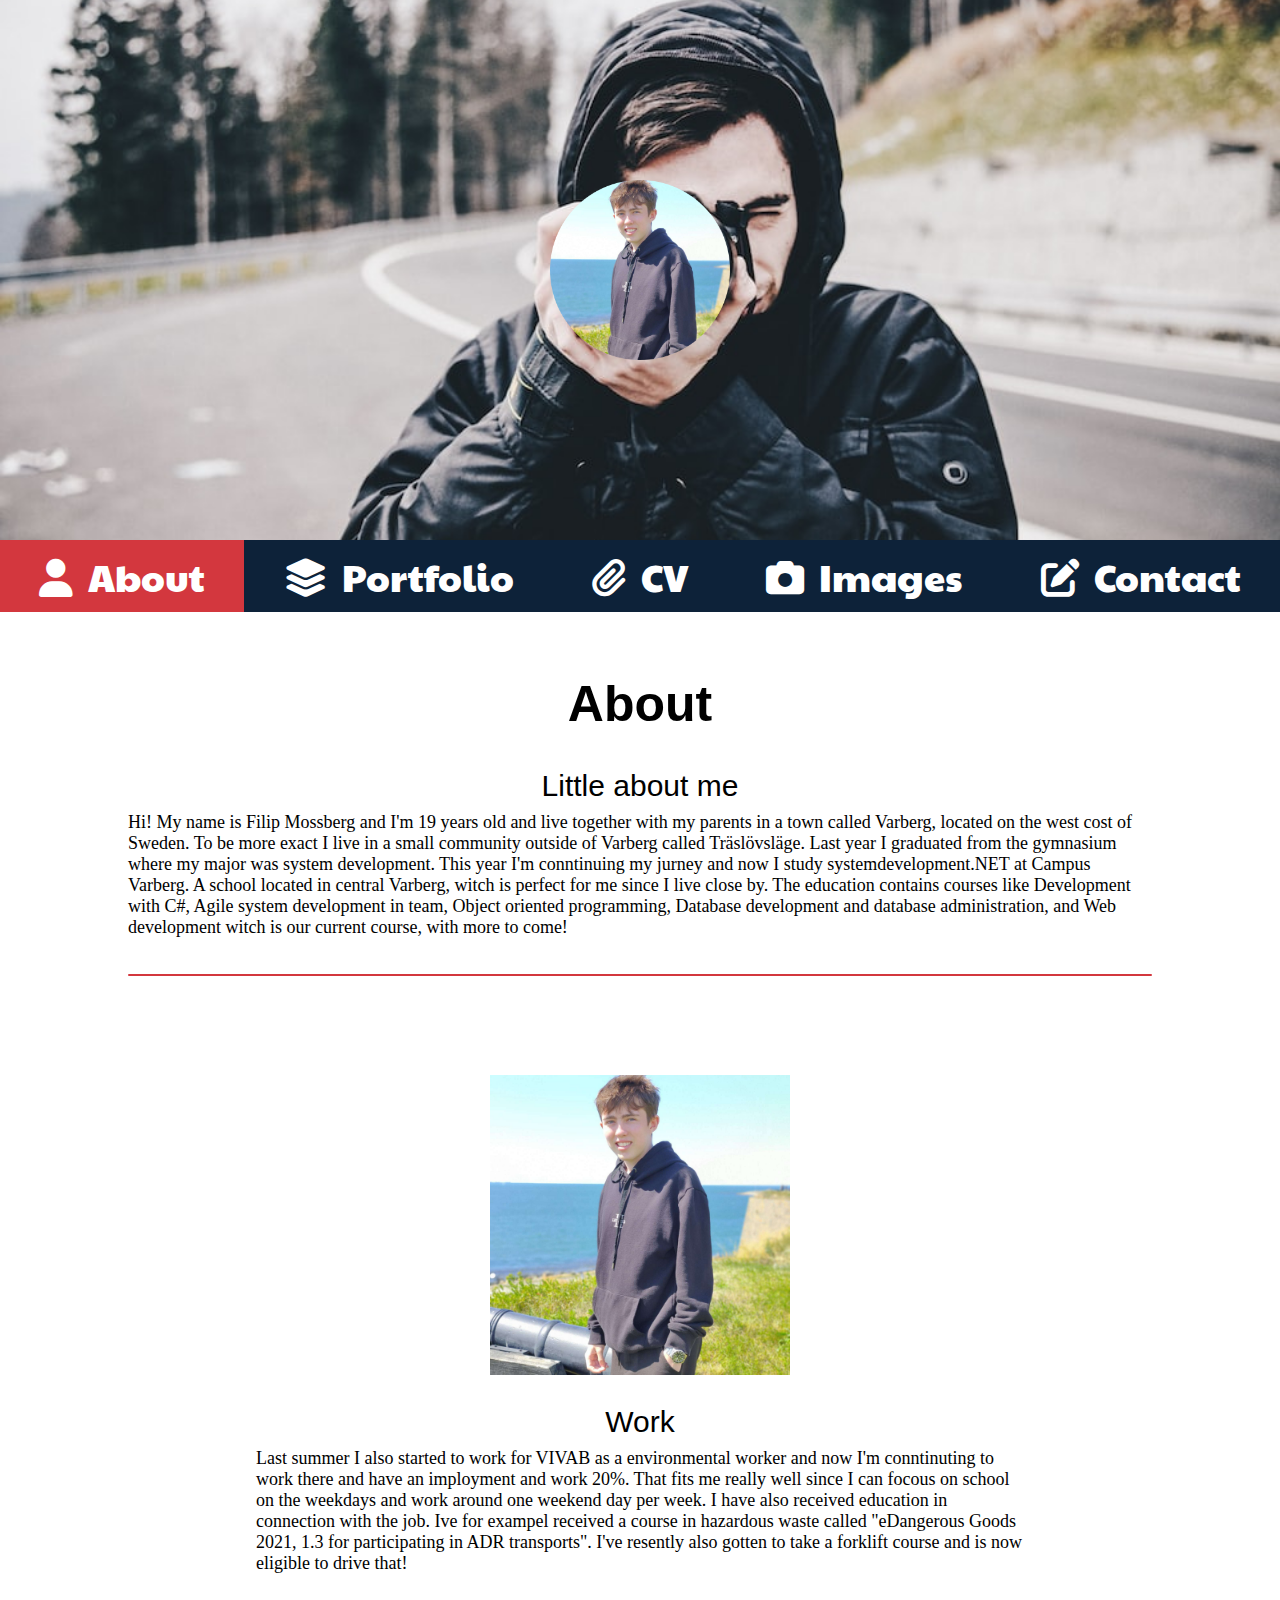
<file: Index.html>
<!DOCTYPE html>
<html lang="en">
<head>
    <meta charset="UTF-8">
    <meta http-equiv="X-UA-Compatible" content="IE=edge">
    <meta name="viewport" content="width=device-width, initial-scale=1.0">
    <link rel="stylesheet" href="CSS/Style.css">
    <link rel="stylesheet" href="CSS/Index.css">
    <link rel="preconnect" href="https://fonts.googleapis.com">
    <link rel="preconnect" href="https://fonts.gstatic.com" crossorigin>
    <link href="https://fonts.googleapis.com/css2?family=Paytone+One&display=swap" rel="stylesheet">
    <link rel="stylesheet" href="https://cdnjs.cloudflare.com/ajax/libs/font-awesome/6.3.0/css/all.min.css">
    <title>About</title>
</head>
<body>
    <header>
        <div class="banner">
            <div class="ModalPopup">
                <button class="close">
                    <i onclick="CloseModalPopup()" class="fa-solid fa-x"></i>
                </button>
                <h1 class="secretTitle">DID YOU KNOW?</h1>
                <h3 class="secretText">That it's easter soon?!?!</h3>
                <div class="easterImage"></div>
            </div>
            <div class="profile-box">
                <image class="profile-picture" onclick="changeBackground()" src="Images/ProfileImage.png"></image>
            </div>
        </div>
        <nav>
            <ul>
                <li class="current-tab"><i class="fa-solid fa-user"></i><a href="#">About</a></li>
                <li><i class="fa-solid fa-layer-group"></i><a href="/Portfolio.html">Portfolio</a></li>
                <li><i class="fa-solid fa-paperclip"></i><a href="/CV.html">CV</a></li>
                <li><i class="fa-solid fa-camera"></i><a href="/Images.html">Images</a></li>
                <li><i class="fa-solid fa-pen-to-square"></i><a href="/Contact.html">Contact</a></li>
            </ul>
        </nav>
    </header>
    <main id="main" style="background-color: white;">
        <div class="text-area">
            <p class="main-title">About</p>
            <div class="line-1"></div>
            <p class="undertitle-1">Little about me</p>
            <p class="text">Hi! My name is Filip Mossberg and I'm 19 years old and live together with my parents in a town called Varberg, located on the west cost of Sweden.
                To be more exact I live in a small community outside of Varberg called Träslövsläge. Last year I graduated from the gymnasium where my major was system development.
                This year I'm conntinuing my jurney and now I study systemdevelopment.NET at Campus Varberg. A school located in central Varberg, witch is perfect for me since I live close by.
                The education contains courses like Development with C#, Agile system development in team, Object oriented programming, Database development and database administration, 
                and Web development witch is our current course, with more to come!
                <div class="line-2"></div>
            </p>
        </div>
        <div class="text-area-2">
            <div class="text-image-box">
                <image class="text-image" src="/Images/-r7mfui.jpg"></image>
            </div>
            <div class="image-text">
                <br>
                <p class="undertitle-2">Work</p>
                <p class="text"> Last summer I also started to work for VIVAB as a environmental worker and now I'm conntinuting to work there and have an imployment and work 20%. That fits me really well 
                    since I can focous on school on the weekdays and work around one weekend day per week. I have also received education in connection with the job. Ive for exampel received a course in hazardous waste called "eDangerous Goods 2021, 1.3 for
                    participating in ADR transports". I've resently also gotten to take a forklift course and is now eligible to drive that!</p>
                    <div class="line-2"></div>
            </div>
        </div>
        <div class="space"></div>
    </main>
    <script src="Eastereggs.js"></script>
</body>
</html>
</file>
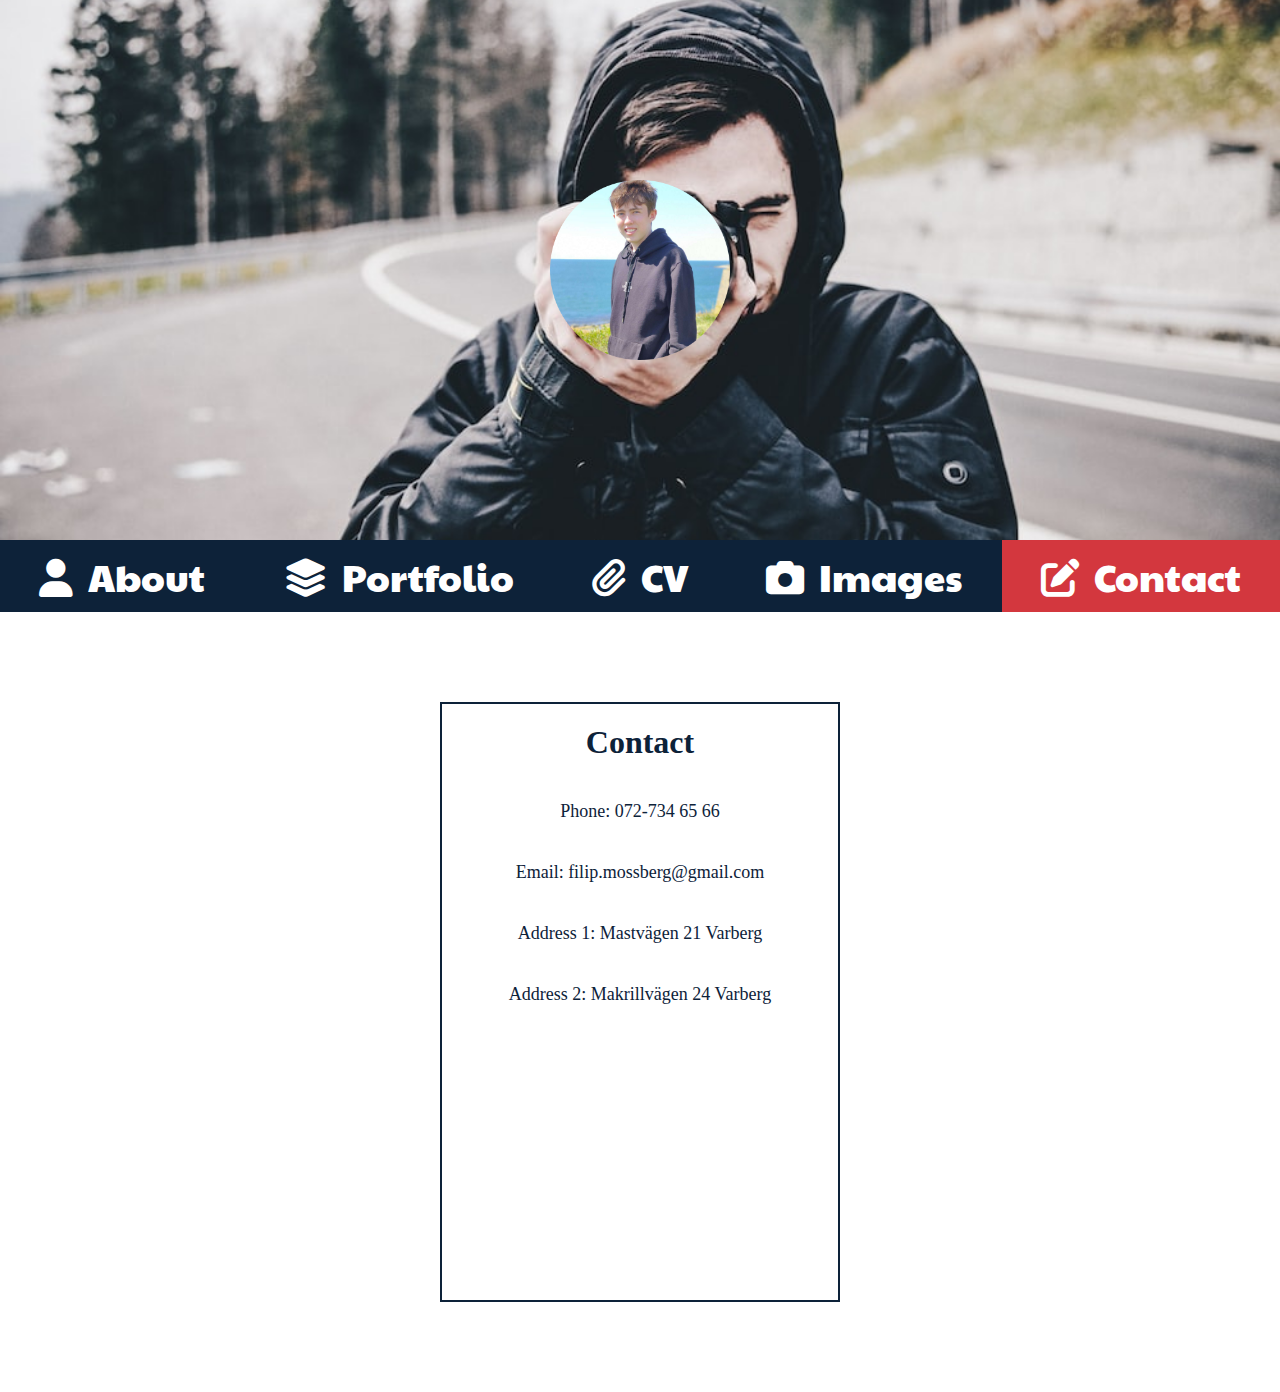
<file: Contact.html>
<!DOCTYPE html>
<html lang="en">
<head>
    <meta charset="UTF-8">
    <meta http-equiv="X-UA-Compatible" content="IE=edge">
    <meta name="viewport" content="width=device-width, initial-scale=1.0">
    <link rel="stylesheet" href="CSS/Style.css">
    <link rel="stylesheet" href="CSS/Contact.css">
    <link rel="preconnect" href="https://fonts.googleapis.com">
    <link rel="preconnect" href="https://fonts.gstatic.com" crossorigin>
    <link href="https://fonts.googleapis.com/css2?family=Paytone+One&display=swap" rel="stylesheet">
    <link rel="stylesheet" href="https://cdnjs.cloudflare.com/ajax/libs/font-awesome/6.3.0/css/all.min.css">
    <title>About</title>
</head>
<body>
    <header>
        <div class="banner">
            <div class="ModalPopup">
                <button class="close">
                    <i onclick="CloseModalPopup()" class="fa-solid fa-x"></i>
                </button>
                <h1 class="secretTitle">DID YOU KNOW?</h1>
                <h3 class="secretText">That it's easter soon?!?!</h3>
                <div class="easterImage"></div>
            </div>
            <div class="profile-box">
                <image class="profile-picture" onClick="changeBackground()" src="Images/ProfileImage.png"></image>
            </div>
        </div>
        <nav>
            <ul>
                <li><i class="fa-solid fa-user"></i><a href="/Index.html">About</a></li>
                <li><i class="fa-solid fa-layer-group"></i><a href="/Portfolio.html">Portfolio</a></li>
                <li><i class="fa-solid fa-paperclip"></i><a href="/CV.html">CV</a></li>
                <li><i class="fa-solid fa-camera"></i><a href="/Images.html">Images</a></li>
                <li class="current-tab"><i class="fa-solid fa-pen-to-square"></i><a href="#">Contact</a></li>
            </ul>
        </nav>
    </header>
    <main id="main">
        <div class="content-container">
            <form>
                <h1 class="contact-title">Contact</h1>
                <p>Phone: 072-734 65 66</p>
                <p>Email: filip.mossberg@gmail.com</p>
                <p>Address 1: Mastvägen 21 Varberg</p>
                <p>Address 2: Makrillvägen 24 Varberg</p>
            </form>
        </div>
    </main>
    <script src="Eastereggs.js"></script>
</body>
</html>
</file>
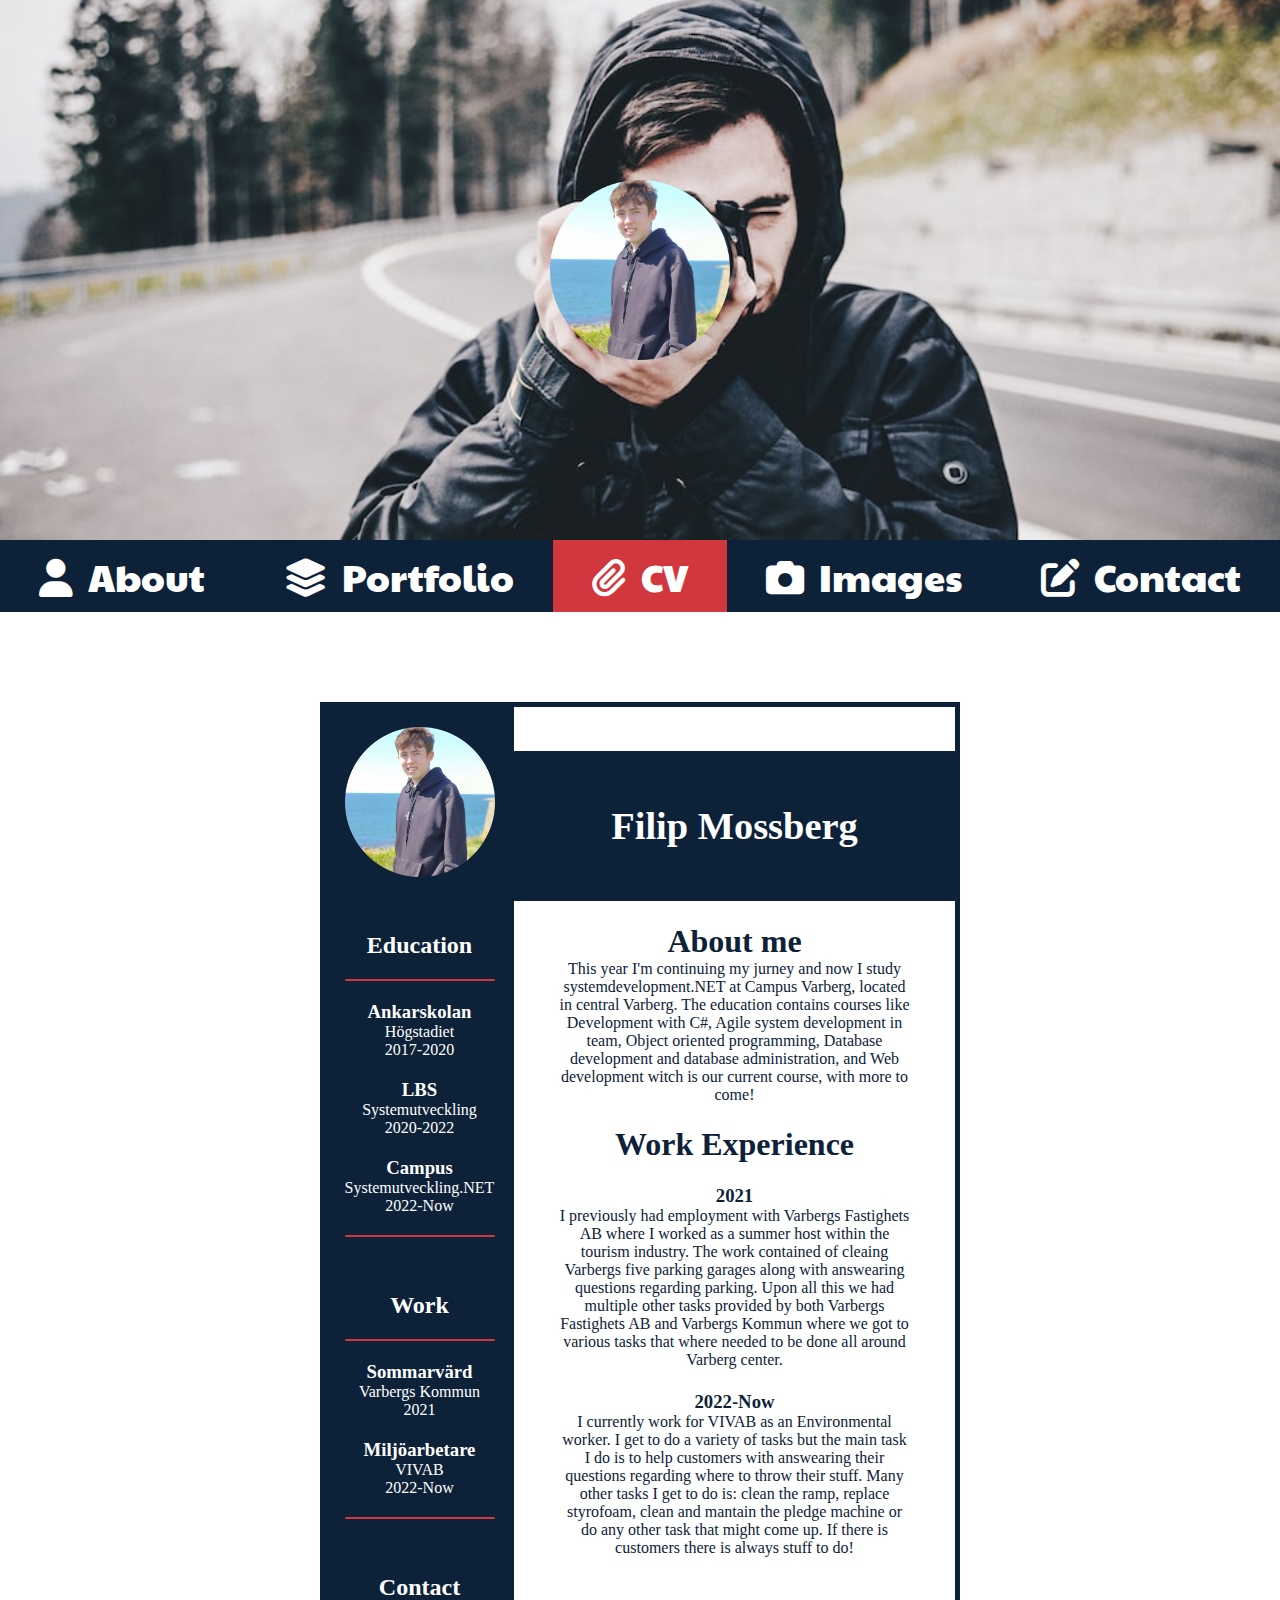
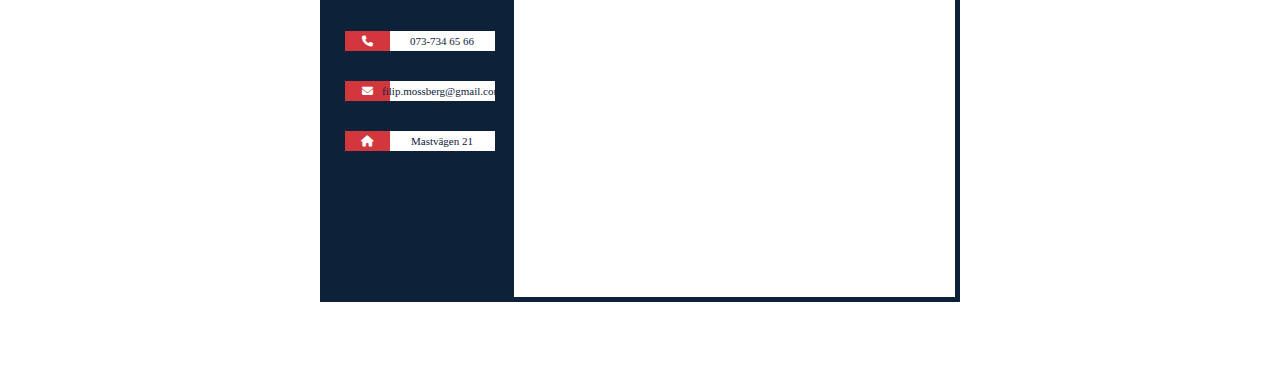
<file: CV.html>
<!DOCTYPE html>
<html lang="en">
<head>
    <meta charset="UTF-8">
    <meta http-equiv="X-UA-Compatible" content="IE=edge">
    <meta name="viewport" content="width=device-width, initial-scale=1.0">
    <link rel="stylesheet" href="CSS/Style.css">
    <link rel="stylesheet" href="CSS/CV.css">
    <link rel="preconnect" href="https://fonts.googleapis.com">
    <link rel="preconnect" href="https://fonts.gstatic.com" crossorigin>
    <link href="https://fonts.googleapis.com/css2?family=Paytone+One&display=swap" rel="stylesheet">
    <link rel="stylesheet" href="https://cdnjs.cloudflare.com/ajax/libs/font-awesome/6.3.0/css/all.min.css">
    <title>About</title>
</head>
<body>
    <header>
        <div class="banner">
            <div class="ModalPopup">
                <button class="close">
                    <i onclick="CloseModalPopup()" class="fa-solid fa-x"></i>
                </button>
                <h1 class="secretTitle">DID YOU KNOW?</h1>
                <h3 class="secretText">That it's easter soon?!?!</h3>
                <div class="easterImage"></div>
            </div>
            <div class="profile-box">
                <img class="profile-picture" onClick="changeBackground()" src="Images/ProfileImage.png" alt="Guy with camera on road" />
            </div>
        </div>
        <nav>
            <ul>
                <li><i class="fa-solid fa-user"></i><a href="/Index.html">About</a></li>
                <li><i class="fa-solid fa-layer-group"></i><a href="/Portfolio.html">Portfolio</a></li>
                <li class="current-tab"><i class="fa-solid fa-paperclip"></i><a href="#">CV</a></li>
                <li><i class="fa-solid fa-camera"></i><a href="/Images.html">Images</a></li>
                <li><i class="fa-solid fa-pen-to-square"></i><a href="/Contact.html">Contact</a></li>
            </ul>
        </nav>
    </header>
    <main id="main">
        <div class="cv-container">
            <div class="aside">
                <div class="aside-image">
                    <img src="Images/ProfileImage.png" alt="Image of me" />
                </div>
                <div class="aside-text-container">

                </div>
            </div>
            <div class="main">

            </div>
        </div>

    <script src="CV.js"></script>
    </main>
    <script src="Eastereggs.js"></script>
</body>
</html>
</file>
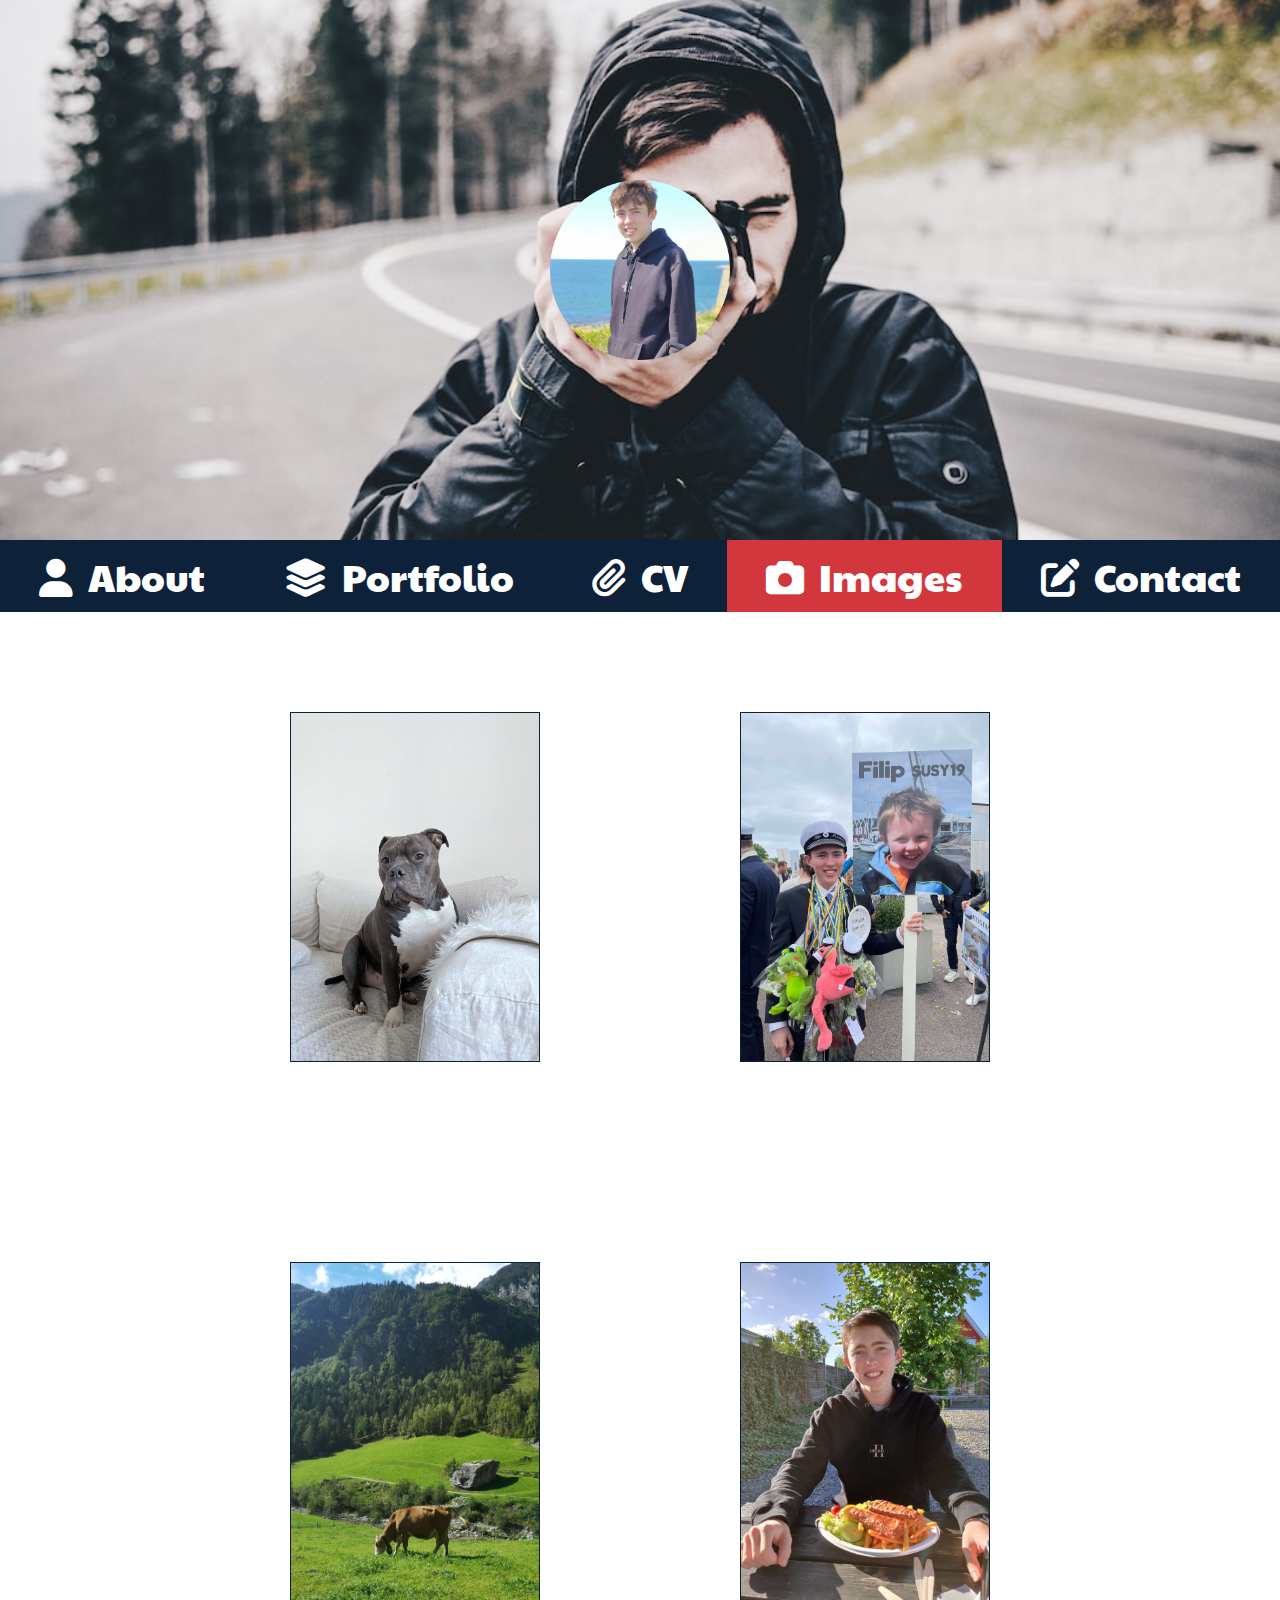
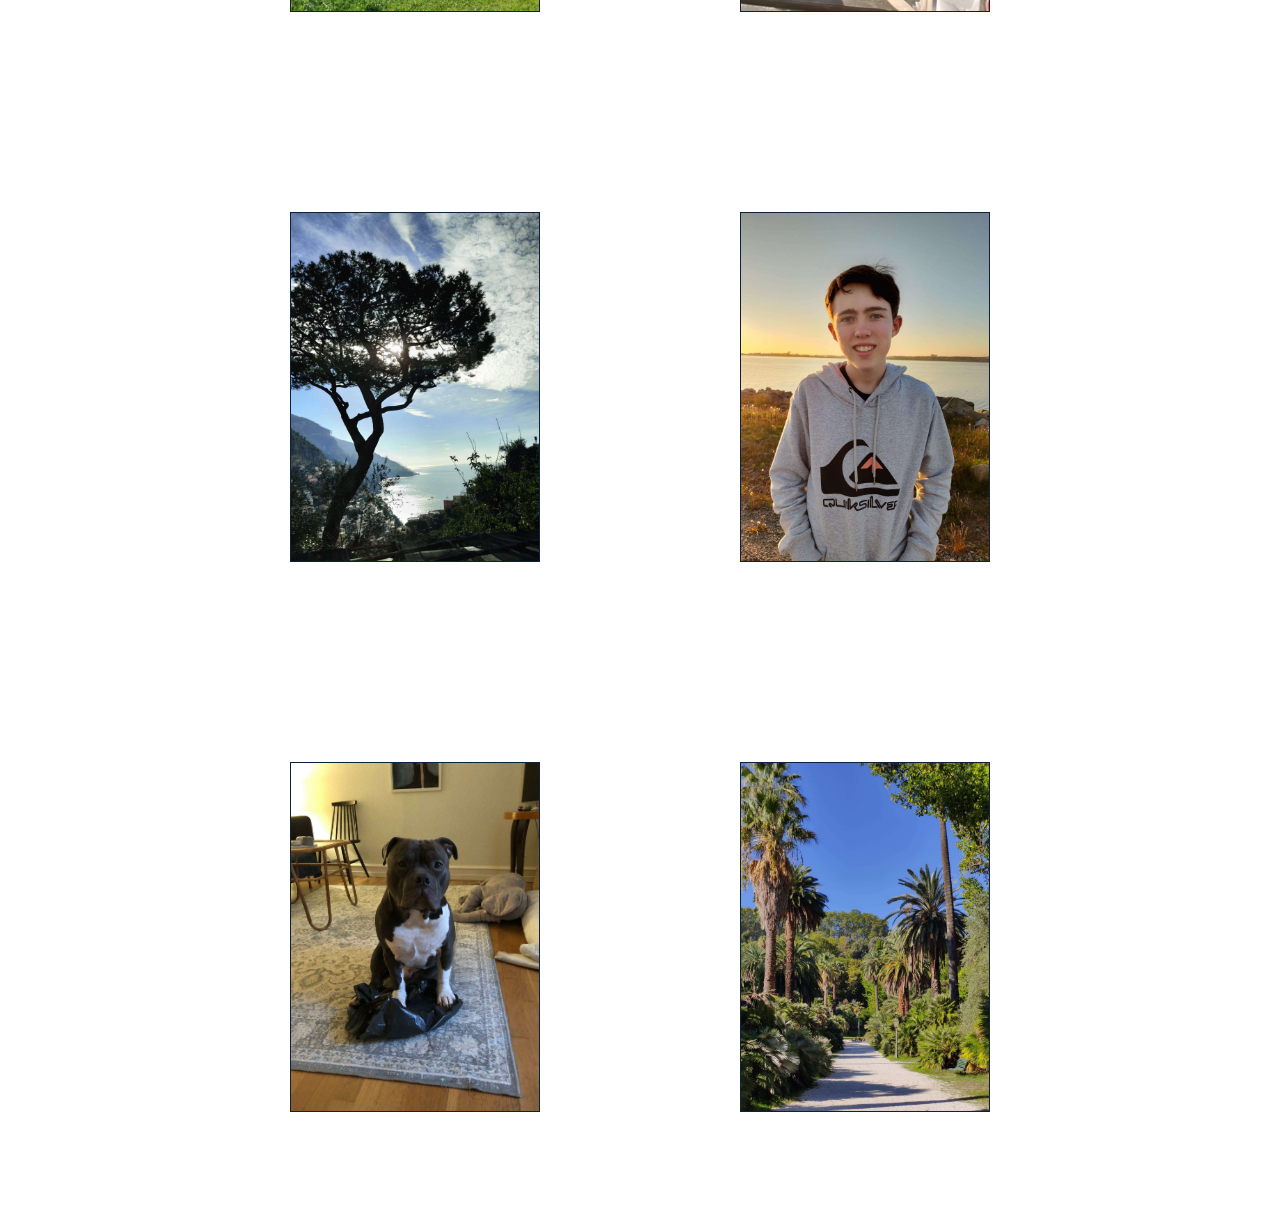
<file: Images.html>
<!DOCTYPE html>
<html lang="en">
<head>
    <meta charset="UTF-8">
    <meta http-equiv="X-UA-Compatible" content="IE=edge">
    <meta name="viewport" content="width=device-width, initial-scale=1.0">
    <link rel="stylesheet" href="CSS/Style.css">
    <link rel="stylesheet" href="CSS/Images.css">
    <link rel="preconnect" href="https://fonts.googleapis.com">
    <link rel="preconnect" href="https://fonts.gstatic.com" crossorigin>
    <link href="https://fonts.googleapis.com/css2?family=Paytone+One&display=swap" rel="stylesheet">
    <link rel="stylesheet" href="https://cdnjs.cloudflare.com/ajax/libs/font-awesome/6.3.0/css/all.min.css">
    <title>About</title>
</head>
<body>
    <header>
        <div class="banner">
            <div class="ModalPopup">
                <button class="close">
                    <i onclick="CloseModalPopup()" class="fa-solid fa-x"></i>
                </button>
                <h1 class="secretTitle">DID YOU KNOW?</h1>
                <h3 class="secretText">That it's easter soon?!?!</h3>
                <div class="easterImage"></div>
            </div>
            <div class="profile-box">
                <image class="profile-picture" onClick="changeBackground()" src="Images/ProfileImage.png"></image>
            </div>
        </div>
        <nav>
            <ul>
                <li><i class="fa-solid fa-user"></i><a href="/Index.html">About</a></li>
                <li><i class="fa-solid fa-layer-group"></i><a href="/Portfolio.html">Portfolio</a></li>
                <li><i class="fa-solid fa-paperclip"></i><a href="/CV.html">CV</a></li>
                <li class="current-tab"><i class="fa-solid fa-camera"></i><a href="#">Images</a></li>
                <li><i class="fa-solid fa-pen-to-square"></i><a href="/Contact.html">Contact</a></li>
            </ul>
        </nav>
    </header>
    <main id="main">
        <div class="image-box">
            <ul class="image-frame-list">
                <li class="image1"></li>
                <li class="image2"></li>
                <li class="image3"></li>
                <li class="image4"></li>
                <li class="image5"></li>
                <li class="image6"></li>
                <li class="image7"></li>
                <li class="image8"></li>
            </ul>
        </div>
    </main>
    <script src="Eastereggs.js"></script>
</body>
</html>
</file>
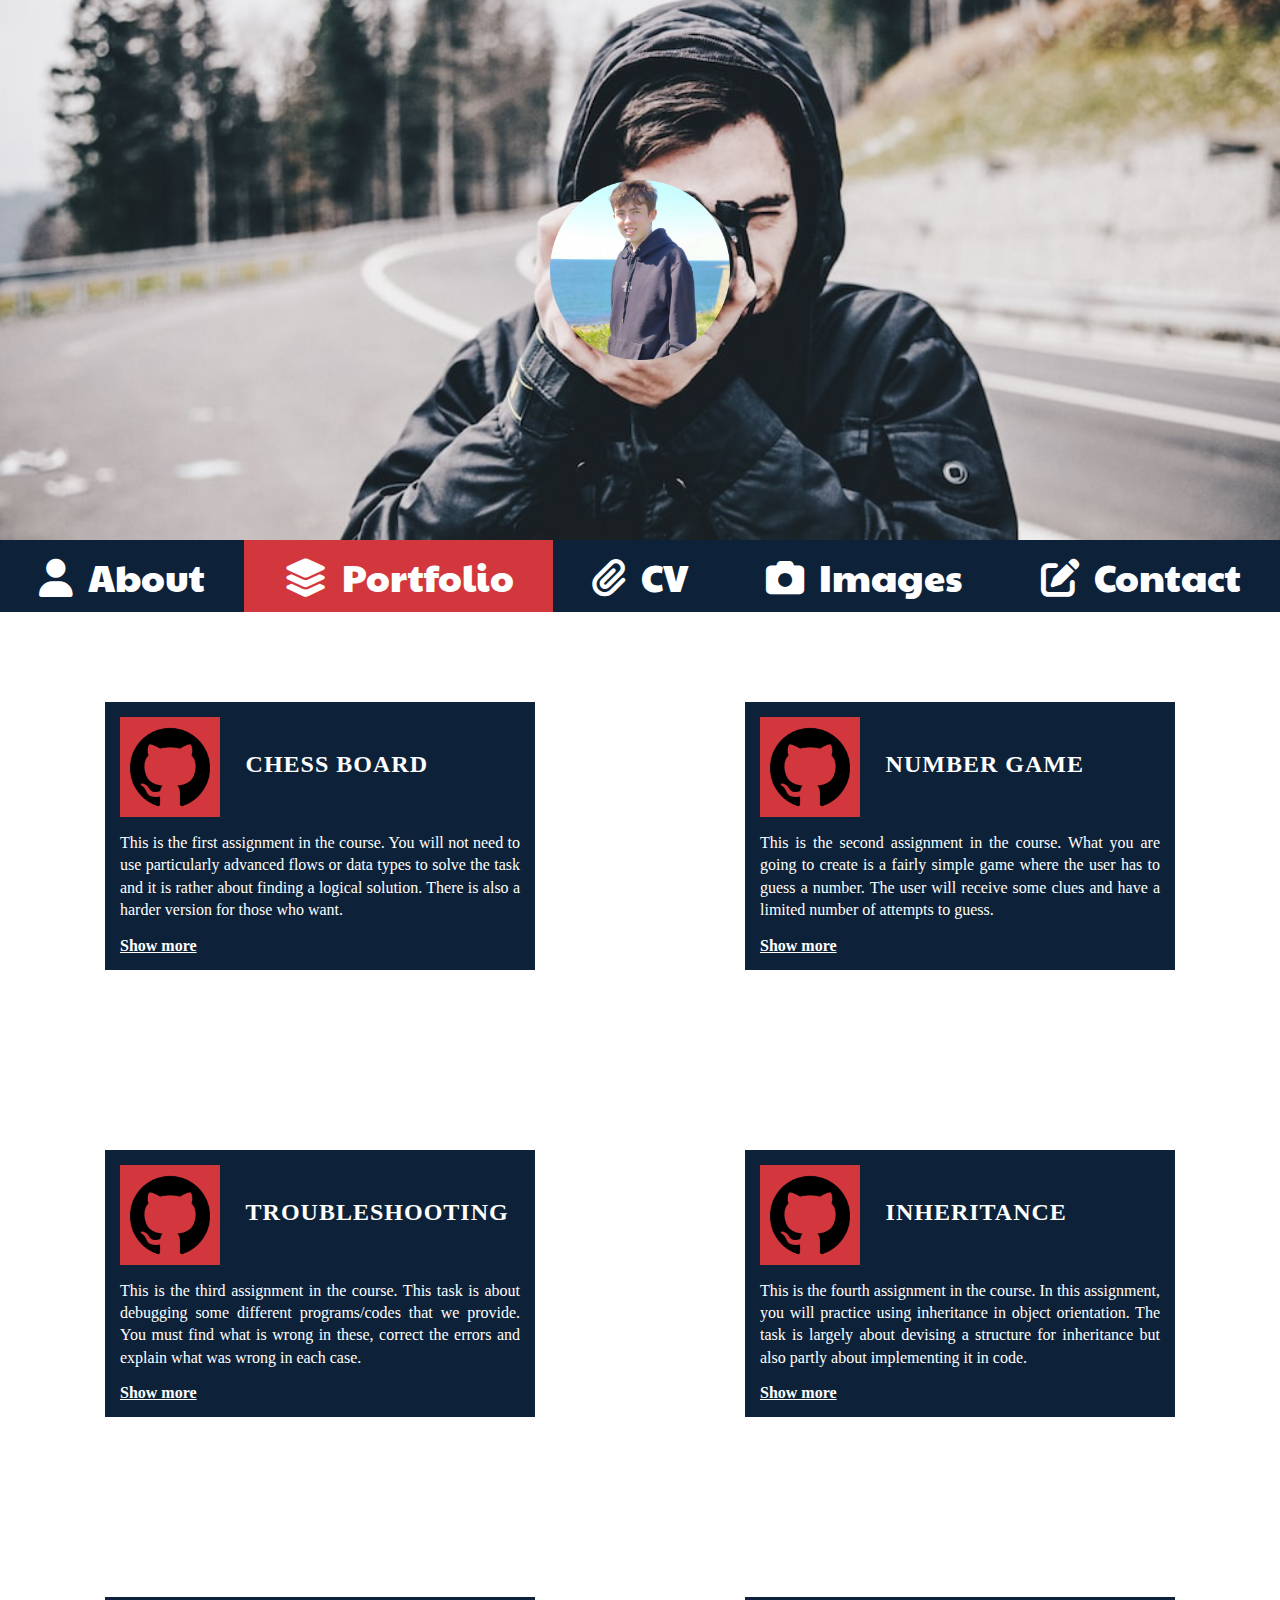
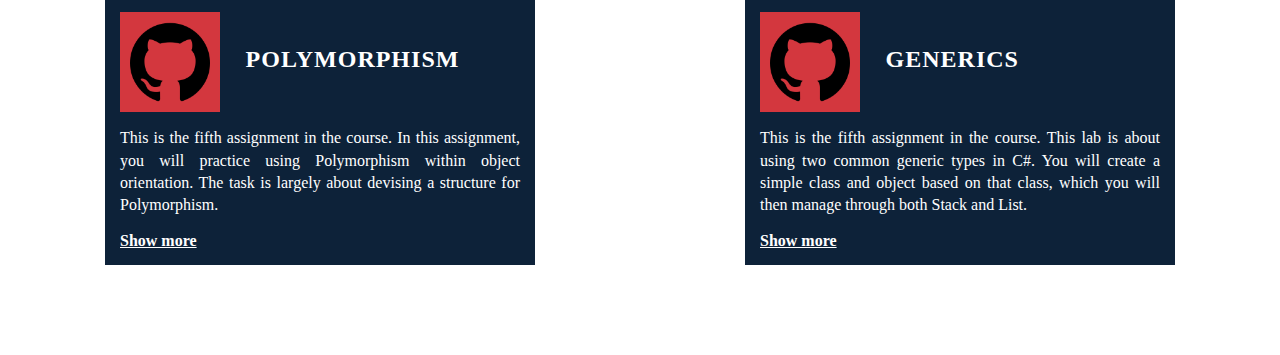
<file: Portfolio.html>
<!DOCTYPE html>
<html lang="en">
<head>
    <meta charset="UTF-8">
    <meta http-equiv="X-UA-Compatible" content="IE=edge">
    <meta name="viewport" content="width=device-width, initial-scale=1.0">
    <link rel="stylesheet" href="CSS/Style.css">
    <link rel="stylesheet" href="CSS/Portfolio.css">
    <link rel="preconnect" href="https://fonts.googleapis.com">
    <link rel="preconnect" href="https://fonts.gstatic.com" crossorigin>
    <link href="https://fonts.googleapis.com/css2?family=Paytone+One&display=swap" rel="stylesheet">
    <link rel="stylesheet" href="https://cdnjs.cloudflare.com/ajax/libs/font-awesome/6.3.0/css/all.min.css">
    <title>About</title>
</head>
<body>
    <header>
        <div class="banner">
            <div class="ModalPopup">
                <button class="close">
                    <i onclick="CloseModalPopup()" class="fa-solid fa-x"></i>
                </button>
                <h1 class="secretTitle">DID YOU KNOW?</h1>
                <h3 class="secretText">That it's easter soon?!?!</h3>
                <div class="easterImage"></div>
            </div>
            <div class="profile-box">
                <image class="profile-picture" onClick="changeBackground()" src="Images/ProfileImage.png"></image>
            </div>
        </div>
        <nav>
            <ul>
                <li><i class="fa-solid fa-user"></i><a href="/Index.html">About</a></li>
                <li class="current-tab"><i class="fa-solid fa-layer-group"></i><a href="#">Portfolio</a></li>
                <li><i class="fa-solid fa-paperclip"></i><a href="/CV.html">CV</a></li>
                <li><i class="fa-solid fa-camera"></i><a href="/Images.html">Images</a></li>
                <li><i class="fa-solid fa-pen-to-square"></i><a href="/Contact.html">Contact</a></li>
            </ul>
        </nav>
    </header>
    <main id="main">
        <div class="container">
            <div class="image">
                <img src="Images/Github.png">
            </div>
            <input type="checkbox" id="check">
            <h2>chess board</h2>
            <p>This is the first assignment in the course.
                You will not need to use particularly advanced flows or data types to solve the task and it is rather about finding a logical solution.
                There is also a harder version for those who want.</p>
            <div class="read-more">
                <p>If you are interested in seeing more, you can click <a class="github" href="https://github.com/Filip-Mossberg/ChessBoard">HERE</a> to view the task on GitHub.</p>
            </div>
            <label for="check">Show more</label>
        </div>  
        <div class="container">
            <div class="image">
                <img src="Images/Github.png">
            </div>
            <input type="checkbox" id="check1">
            <h2>Number game</h2>
            <p>
                This is the second assignment in the course.
                What you are going to create is a fairly simple game where the user has to guess a number.
                The user will receive some clues and have a limited number of attempts to guess.</p>
            <div class="read-more1">
                <p>If you are interested in seeing more, you can click <a class="github" href="https://github.com/Filip-Mossberg/NumbersGame">HERE</a> to view the task on GitHub.</p>
            </div>
            <label for="check1">Show more</label>
        </div>  
        <div class="container">
            <div class="image">
                <img src="Images/Github.png">
            </div>
            <input type="checkbox" id="check2">
            <h2>troubleshooting</h2>
            <p>This is the third assignment in the course.
                This task is about debugging some different programs/codes that we provide. You must find what is wrong in these, correct the errors and explain what was wrong in each case.
            </p>
            <div class="read-more2">
                <p>If you are interested in seeing more, you can click <a class="github" href="https://github.com/Filip-Mossberg/Fels-kning">HERE</a> to view the task on GitHub.</p>
            </div>
            <label for="check2">Show more</label>
        </div>  
        <div class="container">
            <div class="image">
                <img src="Images/Github.png">
            </div>
            <input type="checkbox" id="check3">
            <h2>Inheritance</h2>
            <p>This is the fourth assignment in the course.
                In this assignment, you will practice using inheritance in object orientation. The task is largely about devising a structure for inheritance but also partly about implementing it in code.
            </p>
            <div class="read-more3">
                <p>If you are interested in seeing more, you can click <a class="github" href="https://github.com/Filip-Mossberg/OOP-Labb1">HERE</a> to view the task on GitHub.</p>
            </div>
            <label for="check3">Show more</label>
        </div>  
        <div class="container">
            <div class="image">
                <img src="Images/Github.png">
            </div>
            <input type="checkbox" id="check4">
            <h2>Polymorphism</h2>
            <p>This is the fifth assignment in the course.
            In this assignment, you will practice using Polymorphism within object orientation. The task is largely about devising a structure for Polymorphism.</p>
            <div class="read-more4">
                <p>If you are interested in seeing more, you can click <a class="github" href="https://github.com/Filip-Mossberg/Labb2_OOP">HERE</a> to view the task on GitHub.</p>
            </div>
            <label for="check4">Show more</label>
        </div>  
        <div class="container">
            <div class="image">
                <img src="Images/Github.png">
            </div>
            <input type="checkbox" id="check5">
            <h2>generics</h2>
            <p>This is the fifth assignment in the course.
                This lab is about using two common generic types in C#. You will create a simple class and object based on that class, which you will then manage through both Stack and List.
            </p>
            <div class="read-more5">
                <p>If you are interested in seeing more, you can click <a class="github" href="https://github.com/Filip-Mossberg/Labb3-Polymorphism">HERE</a> to view the task on GitHub.</p>
            </div>
            <label for="check5">Show more</label>
        </div>  
    </main>
    <script src="Eastereggs.js"></script>
</body>
</html>
</file>
<file: CSS/Style.css>
*{
    box-sizing: border-box;
    margin: 0;
    padding: 0;
    /* outline: 3px solid limegreen !important; */
}

.banner{
    display: flex;
    width: 100%;
    height: 60vh;
    background-image: url(/Images/Camera-Background.jpg);
    background-size: cover;
    background-repeat: no-repeat;
    background-position: center;
    justify-content: center;
}

.profile-picture{
    display: inline-block;
    width: 20vh;
}

.header ul{
    display: flex;
    justify-content: center;
    align-items: center;
}

.profile-box{
    display: flex;
    justify-content: center;
    align-items: center;
}

header nav{
    display: flex;
    justify-content: center;
    color: white;
}

header nav ul {
    display: flex;
    justify-content: space-around;
    width: 100vw;
}

header nav ul li{
    font-size: 1.4vw;
    list-style-type: none;
    padding: 1vh;
    background-color: #0D2239;
    flex-grow: 1;
    text-align: center;
    font-family: 'Paytone One', sans-serif;
}

header nav ul li a{
    text-decoration: none;
    color: #fff;
    margin-left: 15px;
}

.current-tab, header ul li:hover{
    background-color: #D3373E;
}

.secret{
    width: 50px;
    height: 50px;
    background-color: transparent;
    position: absolute;
    top: 0px;
    left: 0px;
}

.ModalPopup{
    width: 50%;
    height: 40vh;
    background-color: #0D2239;
    border: 3px solid #D3373E;
    position: absolute;
    top: 10%;
    color: white;
    font-size: 15px;
    display: flex;
    justify-content: center;
    align-items: center;
    display: none;
}

.secretTitle {
    color: white;
    position: absolute;
    top: 30px;
    font-size: 3vw;
}

.secretText{
    color: white;
    position: absolute;
    top: 90px;
    font-size: 2vw;
    margin-top: 15px;
}

.easterImage{
    width: 100px;
    height: 100px;
    margin-top: 60px;
    background-image: url("../Images/easter.jpeg");
    background-size: cover;
}

.close{
    width: 2vw;
    height: 2vw;
    background-color: transparent;
    border: none;
    position: absolute;
    top: 5px;
    right: 5px;
}

.fa-solid.fa-x {
    font-size: large;
    color: white;
}

.fa-solid.fa-x:hover{
    color: #D3373E;
    border: 2px;
}

@media (max-width: 1500px) {
    main{
        display: flex;
        justify-content: center;
        align-items: center;
        flex-wrap: wrap;
    }
    header nav ul li{
        font-size: 3vw;
        list-style-type: none;
        padding: 1vh;
        background-color: #0D2239;
        flex-grow: 1;
        text-align: center;
        font-family: 'Paytone One', sans-serif;
    }
    .secretTitle {
        color: white;
        position: absolute;
        top: 30px;
        font-size: 4vh;
    }
    
    .secretText{
        color: white;
        position: absolute;
        top: 90px;
        font-size: 2.5vh;
        margin-top: 15px;
    }

    .close{
        width: 2vw;
        height: 2vw;
        background-color: transparent;
        border: none;
        position: absolute;
        top: 5px;
        right: 10px;
    }
}

@media (max-width: 800px) {
    .secretTitle {
        color: white;
        position: absolute;
        top: 30px;
        font-size: 2vh;
    }
    
    .secretText{
        color: white;
        position: absolute;
        top: 90px;
        font-size: 1.5vh;
        margin-top: 15px;
    }

    .close{
        width: 2vw;
        height: 2vw;
        background-color: transparent;
        border: none;
        position: absolute;
        top: 5px;
        right: 10px;
    }
}
</file>
<file: CSS/Index.css>
main{
    display: flex;
    justify-content: center;
    align-items: center;
    flex-wrap: wrap;
}

.text-area{
    width: 60vw;
    height: 35vh;
    margin-top: 6vh;
}

.line-1{
    height: 2px;
    background: #D3373E;
    border-radius: 70px;
    width: 2vw;
}

.line-2{
    height: 2px;
    background: #D3373E;
    border-radius: 70px;
    width: 100%;
}

.main-title{
    font-size: 2.5vw;
    padding-bottom: 2vh;
    font-family:Verdana, Geneva, Tahoma, sans-serif;
    font-weight: bold;
}

.undertitle-1, .undertitle-2{
    font-family:Verdana, Geneva, Tahoma, sans-serif;
    padding-top: 2vh;
    font-size: 1.3vw;
}

p{
    padding-top: 1vh;
    font-size: 1vw;
}

.text-area-2{
    width: 60vw;
    height: 40vh;
    margin-bottom: 20vh;
    display: flex;
}

.text-image-box{
    width: 40%;
    height: 40vh;
    display: flex;
    align-items: center;
    justify-content: left;
}

.image-text{
    width: 60%;
    height: 40vh;
}

.text-image{
    width: 20vw;
}

.text{
    padding-bottom: 4vh;
}

@media (max-width: 1300px) {
    .text-area{
        width: 80%;
        height: 35vh;
        margin-top: 6vh;
        margin-bottom: 0vh;
    }
    .line-1{
        height: 2px;
        background: #D3373E;
        border-radius: 70px;
        width: 2vw;
        display: none;
    }
    
    .line-2{
        height: 2px;
        background: #D3373E;
        border-radius: 70px;
        width: 100%;
    }
    
    .main-title{
        font-size: 50px;
        padding-bottom: 2vh;
        font-family:Verdana, Geneva, Tahoma, sans-serif;
        font-weight: bold;
    }

    .undertitle-1, .undertitle-2{
        display: flex;
        font-family:Verdana, Geneva, Tahoma, sans-serif;
        padding-top: 2vh;
        font-size: 30px;
        align-items: center;
        justify-content: center;
    }
    
    p{
        display: flex;
        padding-top: 1vh;
        font-size: 18px;
        align-items: center;
        justify-content: center;
    }
    
    .text-area-2{
        width: 60vw;
        height: 80vh;
        margin-bottom: 20vh;
        display: block;
    }
    
    .text-image-box{
        width: 100%;
        height: 40%;
        display: flex;
        align-items: center;
        justify-content: center;
    }
    
    .text-image{
        width: 300px;
    }
    .image-text{
        width: 100%;
    }
}

@media (max-width: 1500px){
    .text-image-box{
        width: 100%;
        height: 40%;
        display: flex;
        align-items: center;
        justify-content: center;
        margin-top: 100px;
    }
}

@media (max-width: 650px){
    .text-image-box{
        width: 100%;
        height: 40%;
        display: flex;
        align-items: center;
        justify-content: center;
        margin-top: 200px;
    }
}

@media (max-width: 500px){
    .line-2{
        display: none;
    }
}
</file>
<file: CSS/Contact.css>
main{
    width: 100%;
    height: 100%;
    margin: 0 0 10vh 0;
    display: flex;
    justify-content: center;
}

.content-container{
    width: 400px; 
    height: 600px;
    color: #0D2239;
    text-align: center;
    border: 2px solid #0D2239;
    background-color: white;
    margin-top: 10vh;
}

.contact-title{
    margin: 20px;
}

p{
    margin: 40px 0 40px 0;
    font-size: large;
}
</file>
<file: CSS/CV.css>
main{
    width: 100%;
    height: 100%;
    display: flex;
    justify-content: center;
    align-items: center;
    background-color: white;
    display: flex;
}

.cv-container{
    width: 50%;
    height: 1200px;
    margin: 10vh 10vh;
    display: flex;
    justify-content: center;
    align-items: center;
    color: white;
    border: 5px solid #0D2239;
    min-width: 400px;
}

.aside{
    width: 30%;
    min-width: 150px;
    height: 100%;
    background-color: #0D2239;
}

.main{
    width: 70%;
    height: 100%;
    background-color: #fff;
}

.aside-image{
    width: 100%;
    min-width: 150px;
    display: flex;
    justify-content: center;
}

.aside-image img{
    margin-top: 20px;
    width: 65%;
    min-width: 150px;
}

.aside-text-container{
    display: flex;
    justify-content: center;
}

.aside-text-box{
    background-color: #0D2239;
    width: 65%;
    min-width: 150px;
    height: auto;
    text-align: center;
}

.small-line{
    height: 2px;
    width: 100%;
    background: #D3373E;
    border-radius: 70px;
    margin: 20px 0 20px 0;
}

.contact-boxes{
    width: 100%;
    height: 20px;
    margin: 30px 0 30px 0;
    display: flex;
    font-size: 11px;
}

.red-area{
    width: 30%;
    height: 20px;
    background-color: #D3373E;
    display: flex;
    justify-content: center;
    align-items: center;
}

.text-area{
    width: 70%;
    height: 20px;
    background-color: #fff;
    color: #0D2239;
    display: flex;
    align-items: center;
    justify-content: center;
}

.header{
    width: 100%;
    height: 150px;
    background-color: #0D2239;
    margin-top: 10%;
    display: flex;
    flex-wrap: wrap;
    justify-content: center;
    align-items: center;
}

.cv-title{
    font-size: 3vw;
}

.text{
    height: 75%;
    width: 80%;
    margin: 5% 10% 0 10%;
    text-align: center;
    color: #0D2239;
    display: block;
    align-items: center;
    justify-content: center;
}

.work{
    margin-top: 30px;
}

.aside-title{
    margin-top: 20px;
}

.aside-head-title{
    margin-top: 55px;
}


@media (max-width: 1000px){
    .cv-container{
        width: 100%;
        height: 1400px;
        margin-bottom: 10vh;
        display: flex;
        justify-content: center;
        align-items: center;
        color: white;
        border: 5px solid #0D2239;
        min-width: 400px;
    }
    .aside{
        width: 20%;
        height: 100%;
        background-color: #0D2239;
    }
    .main{
        width: 80%;
        height: 100%;
        background-color: #fff;
    }
    
    .aside-image{
        width: 100%;
        min-width: 50px;
        display: flex;
        justify-content: center;
        margin-bottom: 30px;
    }
    
    .aside-image img{
        margin-top: 20px;
        width: 65%;
        min-width: 50px;
    }
    
    .aside-text-container{
        display: flex;
        justify-content: center;
    }
    
    .aside-text-box{
        background-color: #0D2239;
        width: 65%;
        min-width: 50px;
        height: auto;
        text-align: center;
        font-size: 12px;
    }
    .header{
        width: 100%;
        height: 100px;
        background-color: #0D2239;
        margin-top: 10%;
        display: flex;
        flex-wrap: wrap;
        justify-content: center;
        align-items: center;
    }
    
    .cv-title{
        font-size: 25px;
    }

    .text{
        height: 75%;
        width: 80%;
        margin: 0% 10% 0 10%;
        text-align: center;
        color: #0D2239;
        display: block;
        align-items: center;
        justify-content: center;
    }
    .text-area{
        width: 70%;
        height: 20px;
        background-color: #fff;
        color: #0D2239;
        display: flex;
        align-items: center;
        justify-content: center;
        font-size: 6px;
    }
}
</file>
<file: CSS/Images.css>
.image-box{
    display: flex;
    justify-content: space-around;
    flex-wrap: wrap;
}

.image-box ul{
    width: 100%;
    height: 100%;
    display: flex;
    justify-content: center;
    flex-wrap: wrap;
}

.image-box ul li{
    width: 250px;
    height: 350px;
    margin: 100px;
    list-style-type: none;
}

.image1, .image2, .image3, .image4, .image5, .image6, .image7, .image8{
    display: flex;
    background-size: cover;
    background-repeat: no-repeat;
    background-position: center;
    justify-content: center;
    border: 1.5px solid #0D2239;
}

.image1{
    background-image: url(/Images/pumba.jpg);
}

.image2{
    background-image: url(/Images/Student.jpg);
}

.image3{
    background-image: url(/Images/Österrike1.jpg);
}

.image4{
    background-image: url(/Images/Fishandships.jpg);
}

.image5{
    background-image: url(/Images/Italy1.jpg);
}

.image6{
    background-image: url(/Images/Myself.jpg);
}

.image7{
    background-image: url(/Images/pumba2.jpg);
}

.image8{
    background-image: url(/Images/Italy2.jpg);
}
</file>
<file: CSS/Portfolio.css>
main{
    width: 100%;
    height: 100%;
    display: flex;
    justify-content: space-around;
    flex-wrap: wrap;
}

.container{
    display: flex;
    flex-wrap: wrap;
    width: 30vw;
    background-color: #0D2239;
    color: white;
    box-sizing: 0 0 5px;
    padding: 15px;
    align-items: center;
    margin: 10vh 1.5vw 10vh 1.5vw;
    min-width: 430px;
}

.container h2{
    text-transform: uppercase;
    margin-bottom: 20px;
    letter-spacing: 1px;
    margin-left: 2vw;
}

.container p{
    line-height: 1.4;
    text-align: justify;
}

label{
    display: inline-block;
    margin-top: 15px;
    cursor: pointer;
    font-weight: bold;
    text-decoration: underline;
}

#check, #check1, #check2, #check3, #check4, #check5{
    display: none;
}

.read-more, .read-more1, .read-more2,
.read-more3, .read-more4, .read-more5{
    display: none;
    margin-top: 5px;
}

#check:checked ~ .read-more{
    display: block;
}

#check1:checked ~ .read-more1{
    display: block;
}

#check2:checked ~ .read-more2{
    display: block;
}

#check3:checked ~ .read-more3{
    display: block;
}

#check4:checked ~ .read-more4{
    display: block;
}

#check5:checked ~ .read-more5{
    display: block;
}

#check:checked ~ label{
    visibility: hidden;
}

#check:checked ~ label::after{
    content: 'Show less';
    display: block;
    visibility: visible;
}

#check1:checked ~ label{
    visibility: hidden;
}

#check1:checked ~ label:after{
    content: 'Show less';
    display: block;
    visibility: visible;
}

#check2:checked ~ label{
    visibility: hidden;
}

#check2:checked ~ label:after{
    content: 'Show less';
    display: block;
    visibility: visible;
}

#check3:checked ~ label{
    visibility: hidden;
}

#check3:checked ~ label:after{
    content: 'Show less';
    display: block;
    visibility: visible;
}

#check4:checked ~ label{
    visibility: hidden;
}

#check4:checked ~ label:after{
    content: 'Show less';
    display: block;
    visibility: visible;
}

#check5:checked ~ label{
    visibility: hidden;
}

#check5:checked ~ label:after{
    content: 'Show less';
    display: block;
    visibility: visible;
}

.image{
    display: flex;
    align-items: center;
    justify-content: center;
    background-color: #D3373E;
    width: 10vw;
    height: 100px;
    margin-bottom: 15px;
    min-width: 100px;
    max-width: 100px;
}

.image img{
    width: 80px;
    height: 80px;
    min-width: 80px;
    max-width: 80px;
}

.github{
    color: #D3373E;
}

@media (max-width: 600px) {
    .container{
        display: flex;
        flex-wrap: wrap;
        width: 30vw;
        background-color: #0D2239;
        color: white;
        box-sizing: 0 0 5px;
        padding: 15px;
        align-items: center;
        margin: 0 1.5vw 10vh 1.5vw;
        min-width: 250px;
    }
}
</file>
